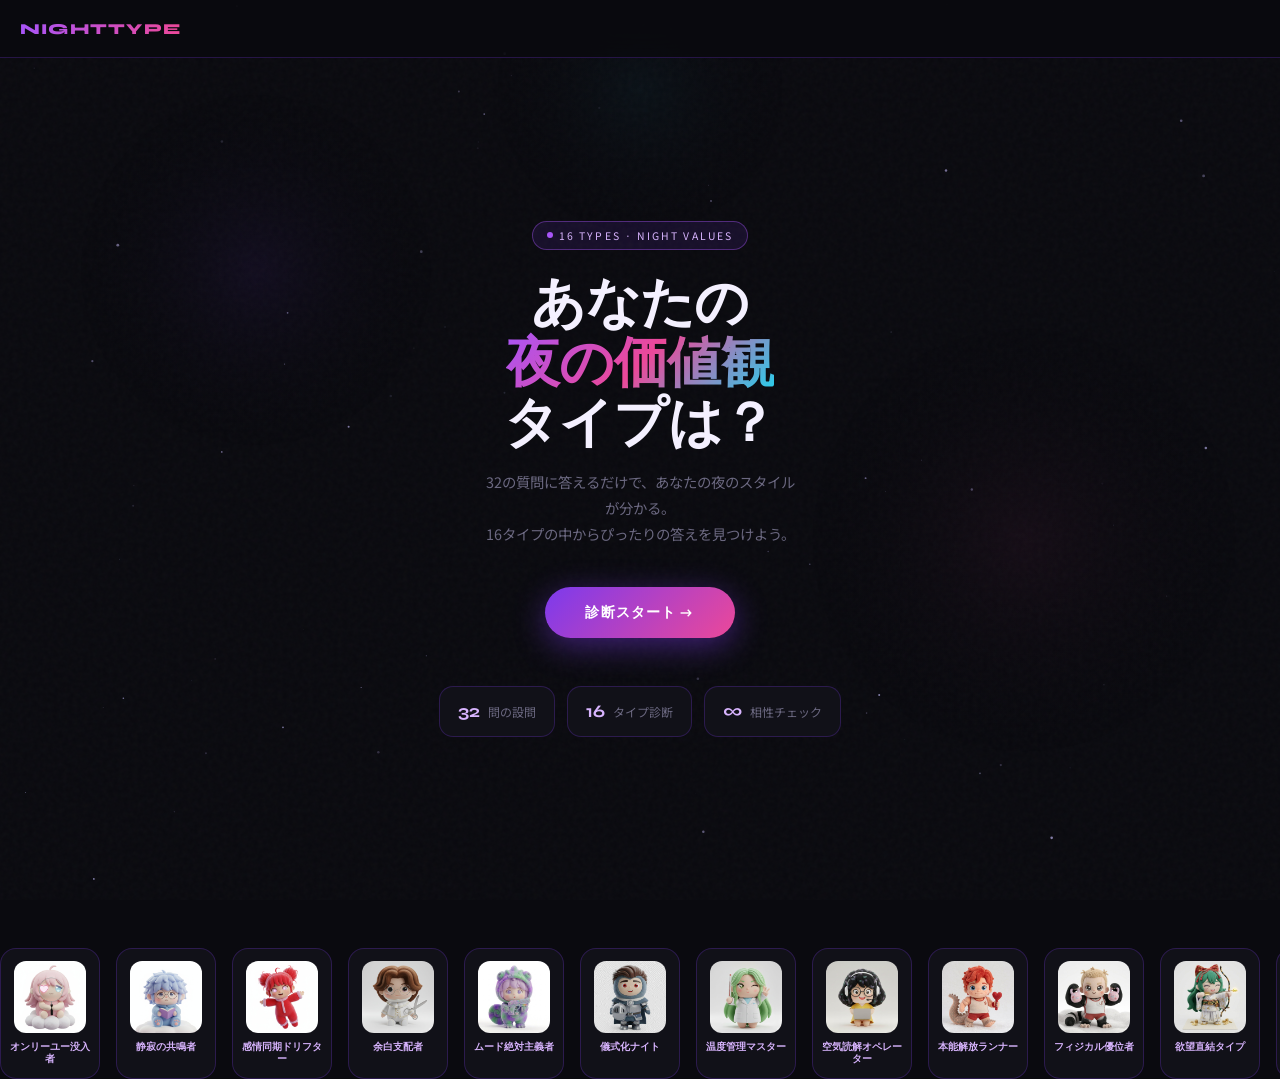
<file: index.html>
<!DOCTYPE html>
<html lang="ja">
<head>
  <meta charset="UTF-8"/>
  <meta name="viewport" content="width=device-width, initial-scale=1.0"/>
  <title>夜の価値観タイプ診断</title>
  <link rel="stylesheet" href="./style.css"/>
  <style>
    /* ── Marquee ── */
    .marquee-wrap { overflow:hidden; width:100%; margin-top:48px; }
    .marquee-track {
      display:flex; gap:16px;
      animation: marquee 28s linear infinite;
      width:max-content;
    }
    .marquee-wrap:hover .marquee-track { animation-play-state:paused; }
    @keyframes marquee { from{transform:translateX(0)} to{transform:translateX(-50%)} }
    .marquee-card {
      flex-shrink:0; width:100px; border-radius:16px;
      background:var(--surface); border:1px solid var(--border);
      padding:12px 8px; text-align:center;
      transition:transform 0.2s, box-shadow 0.2s;
      cursor:pointer; text-decoration:none; color:var(--white);
    }
    .marquee-card:hover {
      transform:translateY(-6px) scale(1.05);
      box-shadow:0 12px 32px rgba(124,58,237,0.4);
      border-color:var(--purple-l);
    }
    .marquee-card img {
      width:72px; height:72px; object-fit:cover; border-radius:12px;
      display:block; margin:0 auto 8px;
    }
    .marquee-card .mc-name { font-size:0.6rem; font-family:'Syne',sans-serif; font-weight:700; line-height:1.3; color:var(--purple-ll); }
  </style>
</head>
<body>
<canvas id="bg-canvas"></canvas>
<div class="noise"></div>

<nav class="navbar">
  <a href="index.html" class="nav-logo">NightType</a>
  <button class="hamburger" id="hamburger"><span></span><span></span><span></span></button>
</nav>
<div class="drawer" id="drawer">
  <a href="index.html" class="active"><span class="icon">🏠</span>ホーム</a>
  <a href="quiz.html"><span class="icon">🌙</span>診断する</a>
  <a href="characters.html"><span class="icon">🎴</span>キャラ一覧</a>
  <a href="compat.html"><span class="icon">💜</span>相性チェック</a>
</div>
<div class="drawer-overlay" id="drawer-overlay"></div>

<div class="page">
  <div class="home-hero">
    <div class="hero-badge"><div class="dot"></div>16 Types · Night Values</div>
    <h1 class="hero-title">あなたの<br><span class="grad">夜の価値観</span><br>タイプは？</h1>
    <p class="hero-sub">32の質問に答えるだけで、あなたの夜のスタイルが分かる。<br>16タイプの中からぴったりの答えを見つけよう。</p>
    <a href="quiz.html" class="hero-btn">診断スタート →</a>
    <div class="hero-cards">
      <div class="hero-card"><span class="num">32</span>問の設問</div>
      <div class="hero-card"><span class="num">16</span>タイプ診断</div>
      <div class="hero-card"><span class="num">∞</span>相性チェック</div>
    </div>
  </div>

  <!-- キャラ流れるマーキー -->
  <div class="marquee-wrap" id="marqueeWrap"></div>
</div>

<script src="./types.js"></script>
<script src="./common.js"></script>
<script>
// マーキーを2周分作る
const wrap = document.getElementById('marqueeWrap');
const track = document.createElement('div');
track.className = 'marquee-track';
const keys = Object.keys(types);
// 2周分
[...keys,...keys].forEach(k => {
  const d = types[k];
  const a = document.createElement('a');
  a.className = 'marquee-card';
  a.href = 'characters.html#'+k;
  if(d.image){
    a.innerHTML = `<img src="${d.image}" alt="${d.name}"/><div class="mc-name">${d.name}</div>`;
  } else {
    a.innerHTML = `<div style="font-size:2.8rem;margin-bottom:8px">${d.icon}</div><div class="mc-name">${d.name}</div>`;
  }
  track.appendChild(a);
});
wrap.appendChild(track);
</script>
</body>
</html>
</file>
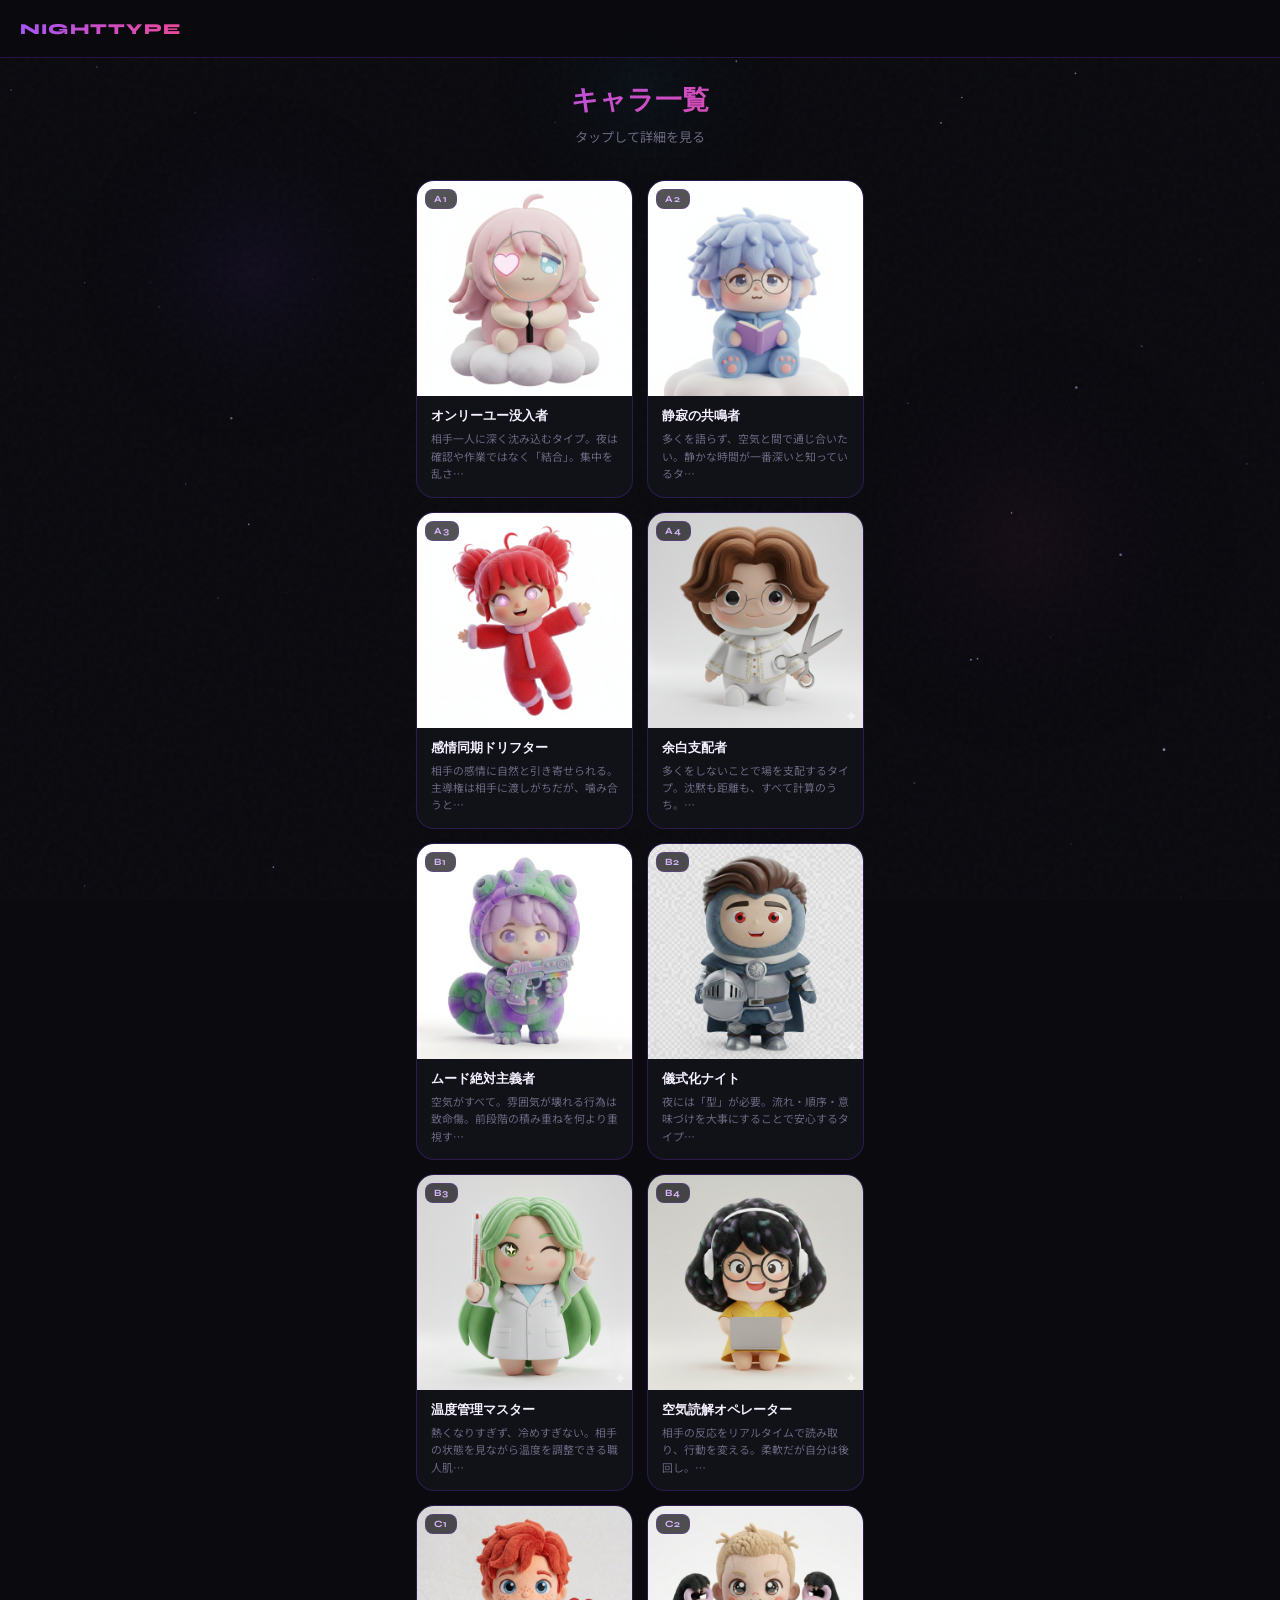
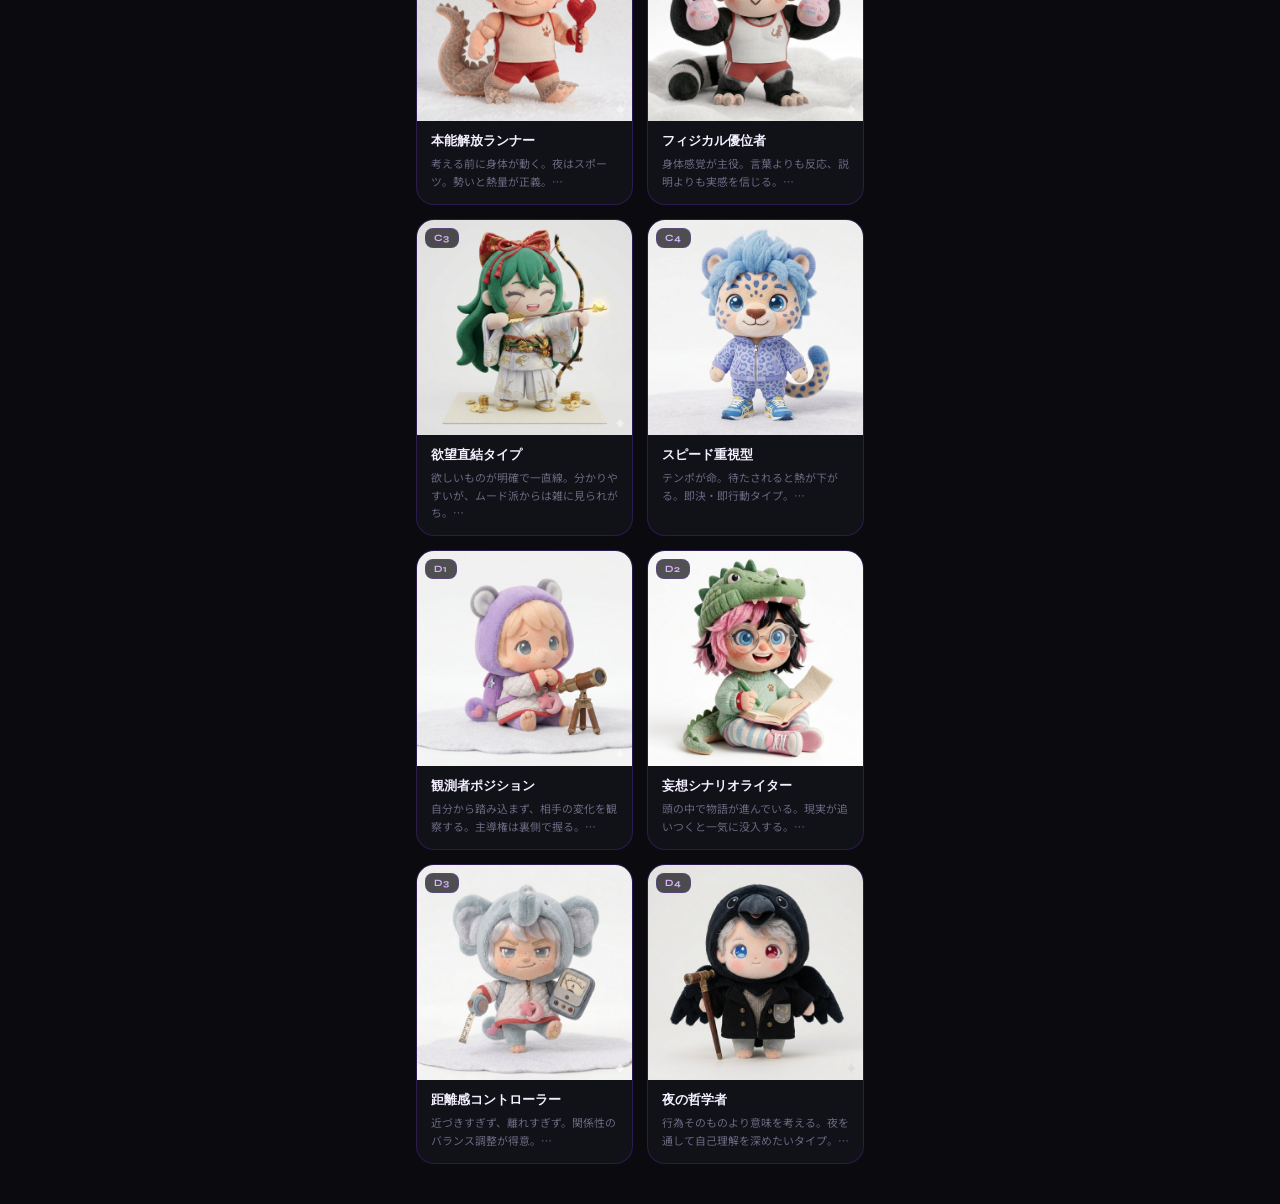
<file: characters.html>
<!DOCTYPE html>
<html lang="ja">
<head>
  <meta charset="UTF-8"/>
  <meta name="viewport" content="width=device-width, initial-scale=1.0"/>
  <title>キャラ一覧｜NightType</title>
  <link rel="stylesheet" href="./style.css"/>
  <style>
    .chars-grid {
      display:grid; grid-template-columns:repeat(2,1fr); gap:14px;
      padding:0 0 40px;
    }
    .char-card {
      border-radius:18px; background:var(--surface); border:1px solid var(--border);
      overflow:hidden; cursor:pointer; transition:all 0.25s;
      text-decoration:none; color:var(--white);
      display:block;
    }
    .char-card:hover {
      transform:translateY(-4px);
      box-shadow:0 12px 36px rgba(124,58,237,0.35);
      border-color:var(--purple-l);
    }
    .char-card.active-card { border-color:var(--pink); box-shadow:0 0 24px rgba(236,72,153,0.3); }
    .char-img-wrap {
      width:100%; aspect-ratio:1/1; overflow:hidden;
      background:radial-gradient(circle at 50% 60%, rgba(124,58,237,0.18), rgba(10,10,15,0.9));
      display:flex; align-items:center; justify-content:center;
      position:relative;
    }
    .char-img-wrap img { width:100%; height:100%; object-fit:cover; }
    .char-img-wrap .char-icon-fallback { font-size:4rem; }
    .char-type-code {
      position:absolute; top:8px; left:8px;
      background:rgba(10,10,15,0.7); backdrop-filter:blur(8px);
      border:1px solid var(--border); border-radius:8px;
      font-family:'Syne',sans-serif; font-size:0.6rem; font-weight:700;
      color:var(--purple-ll); padding:3px 8px; letter-spacing:0.1em;
    }
    .char-info { padding:12px 14px 14px; }
    .char-name { font-family:'Syne',sans-serif; font-weight:700; font-size:0.82rem; margin-bottom:5px; line-height:1.3; }
    .char-desc { font-size:0.68rem; color:var(--muted); line-height:1.6; }

    /* モーダル */
    .modal-overlay {
      position:fixed; inset:0; z-index:200;
      background:rgba(0,0,0,0.75); backdrop-filter:blur(8px);
      display:flex; align-items:flex-end; justify-content:center;
      opacity:0; pointer-events:none; transition:opacity 0.3s;
    }
    .modal-overlay.open { opacity:1; pointer-events:all; }
    .modal {
      width:100%; max-width:480px;
      background:var(--surface); border-radius:24px 24px 0 0;
      border:1px solid var(--border); border-bottom:none;
      padding:0 0 40px;
      transform:translateY(100%); transition:transform 0.35s cubic-bezier(0.4,0,0.2,1);
      max-height:90vh; overflow-y:auto;
    }
    .modal-overlay.open .modal { transform:translateY(0); }
    .modal-handle { width:40px; height:4px; border-radius:2px; background:rgba(255,255,255,0.15); margin:14px auto 0; }
    .modal-img { width:100%; max-height:280px; object-fit:contain; padding:20px 40px 0; }
    .modal-img-fallback { font-size:6rem; text-align:center; padding:28px 0 0; }
    .modal-body { padding:20px 22px 0; }
    .modal-code { font-size:0.58rem; letter-spacing:0.25em; text-transform:uppercase; color:var(--purple-ll); margin-bottom:6px; }
    .modal-name { font-family:'Syne',sans-serif; font-weight:800; font-size:1.5rem; margin-bottom:4px;
      background:linear-gradient(135deg,var(--purple-ll),var(--pink-l));
      -webkit-background-clip:text; -webkit-text-fill-color:transparent; }
    .modal-desc { font-size:0.85rem; line-height:1.85; color:#9d99b0; margin-top:12px; padding-top:12px; border-top:1px solid rgba(255,255,255,0.05); }
    .modal-compat { margin-top:18px; }
    .modal-compat-title { font-size:0.6rem; letter-spacing:0.2em; text-transform:uppercase; margin-bottom:10px; }
    .modal-compat-title.g { color:rgba(168,85,247,0.7); }
    .modal-compat-title.b { color:rgba(236,72,153,0.7); }
    .modal-compat-list { display:flex; flex-wrap:wrap; gap:8px; }
    .modal-compat-chip {
      display:flex; align-items:center; gap:6px;
      padding:6px 12px; border-radius:999px; font-size:0.72rem;
    }
    .modal-compat-chip.good { background:rgba(124,58,237,0.15); border:1px solid rgba(168,85,247,0.3); color:var(--purple-ll); }
    .modal-compat-chip.bad  { background:rgba(236,72,153,0.1);  border:1px solid rgba(236,72,153,0.3);  color:var(--pink-l); }
    .modal-compat-chip img  { width:22px; height:22px; border-radius:6px; object-fit:cover; }
    .modal-close { width:calc(100% - 44px); margin:22px 22px 0; padding:14px; border-radius:12px;
      background:transparent; border:1px solid var(--border); color:var(--muted);
      font-family:'Syne',sans-serif; font-size:0.75rem; letter-spacing:0.1em; cursor:pointer; transition:all 0.2s; }
    .modal-close:hover { border-color:var(--purple-l); color:var(--white); }
  </style>
</head>
<body>
<canvas id="bg-canvas"></canvas>
<div class="noise"></div>
<nav class="navbar">
  <a href="index.html" class="nav-logo">NightType</a>
  <button class="hamburger" id="hamburger"><span></span><span></span><span></span></button>
</nav>
<div class="drawer" id="drawer">
  <a href="index.html"><span class="icon">🏠</span>ホーム</a>
  <a href="quiz.html"><span class="icon">🌙</span>診断する</a>
  <a href="characters.html" class="active"><span class="icon">🎴</span>キャラ一覧</a>
  <a href="compat.html"><span class="icon">💜</span>相性チェック</a>
</div>
<div class="drawer-overlay" id="drawer-overlay"></div>

<div class="page">
  <div style="max-width:480px;margin:0 auto;padding:24px 16px 0;">
    <div class="page-header">
      <h1>キャラ一覧</h1>
      <p>タップして詳細を見る</p>
    </div>
    <div class="chars-grid" id="charsGrid"></div>
  </div>
</div>

<!-- モーダル -->
<div class="modal-overlay" id="modalOverlay">
  <div class="modal" id="modal">
    <div class="modal-handle"></div>
    <div id="modalContent"></div>
    <button class="modal-close" id="modalClose">閉じる</button>
  </div>
</div>

<script src="./types.js"></script>
<script src="./common.js"></script>
<script>
const grid = document.getElementById('charsGrid');
const overlay = document.getElementById('modalOverlay');
const modalContent = document.getElementById('modalContent');

Object.entries(types).forEach(([code, d], i) => {
  const card = document.createElement('a');
  card.id = code;
  card.className = 'char-card';
  card.href = '#'+code;
  card.style.cssText = `opacity:0;animation:popIn 0.5s ease ${0.05*i}s forwards`;
  card.innerHTML = `
    <div class="char-img-wrap">
      ${d.image ? `<img src="${d.image}" alt="${d.name}" loading="lazy"/>` : `<div class="char-icon-fallback">${d.icon}</div>`}
      <div class="char-type-code">${code}</div>
    </div>
    <div class="char-info">
      <div class="char-name">${d.name}</div>
      <div class="char-desc">${d.description.slice(0,36)}…</div>
    </div>`;
  card.addEventListener('click', e => { e.preventDefault(); openModal(code); });
  grid.appendChild(card);
});

// ハッシュで自動オープン
if(location.hash){
  const code = location.hash.slice(1);
  if(types[code]) setTimeout(()=>openModal(code), 400);
}

function openModal(code){
  const d = types[code];
  const goodChips = d.good.map(c=>`
    <div class="modal-compat-chip good">
      ${types[c].image ? `<img src="${types[c].image}" alt="">` : types[c].icon}
      ${types[c].name}
    </div>`).join('');
  const badChips = d.bad.map(c=>`
    <div class="modal-compat-chip bad">
      ${types[c].image ? `<img src="${types[c].image}" alt="">` : types[c].icon}
      ${types[c].name}
    </div>`).join('');
  modalContent.innerHTML = `
    ${d.image ? `<img class="modal-img" src="${d.image}" alt="${d.name}"/>` : `<div class="modal-img-fallback">${d.icon}</div>`}
    <div class="modal-body">
      <div class="modal-code">${code}</div>
      <div class="modal-name">${d.name}</div>
      <p class="modal-desc">${d.description}</p>
      <div class="modal-compat">
        <div class="modal-compat-title g">◇ 相性がいいタイプ</div>
        <div class="modal-compat-list">${goodChips}</div>
      </div>
      <div class="modal-compat" style="margin-top:14px">
        <div class="modal-compat-title b">◇ 刺激が強すぎるタイプ</div>
        <div class="modal-compat-list">${badChips}</div>
      </div>
    </div>`;
  overlay.classList.add('open');
  document.body.style.overflow='hidden';
}

document.getElementById('modalClose').addEventListener('click', closeModal);
overlay.addEventListener('click', e => { if(e.target===overlay) closeModal(); });
function closeModal(){
  overlay.classList.remove('open');
  document.body.style.overflow='';
}
</script>
</body>
</html>
</file>
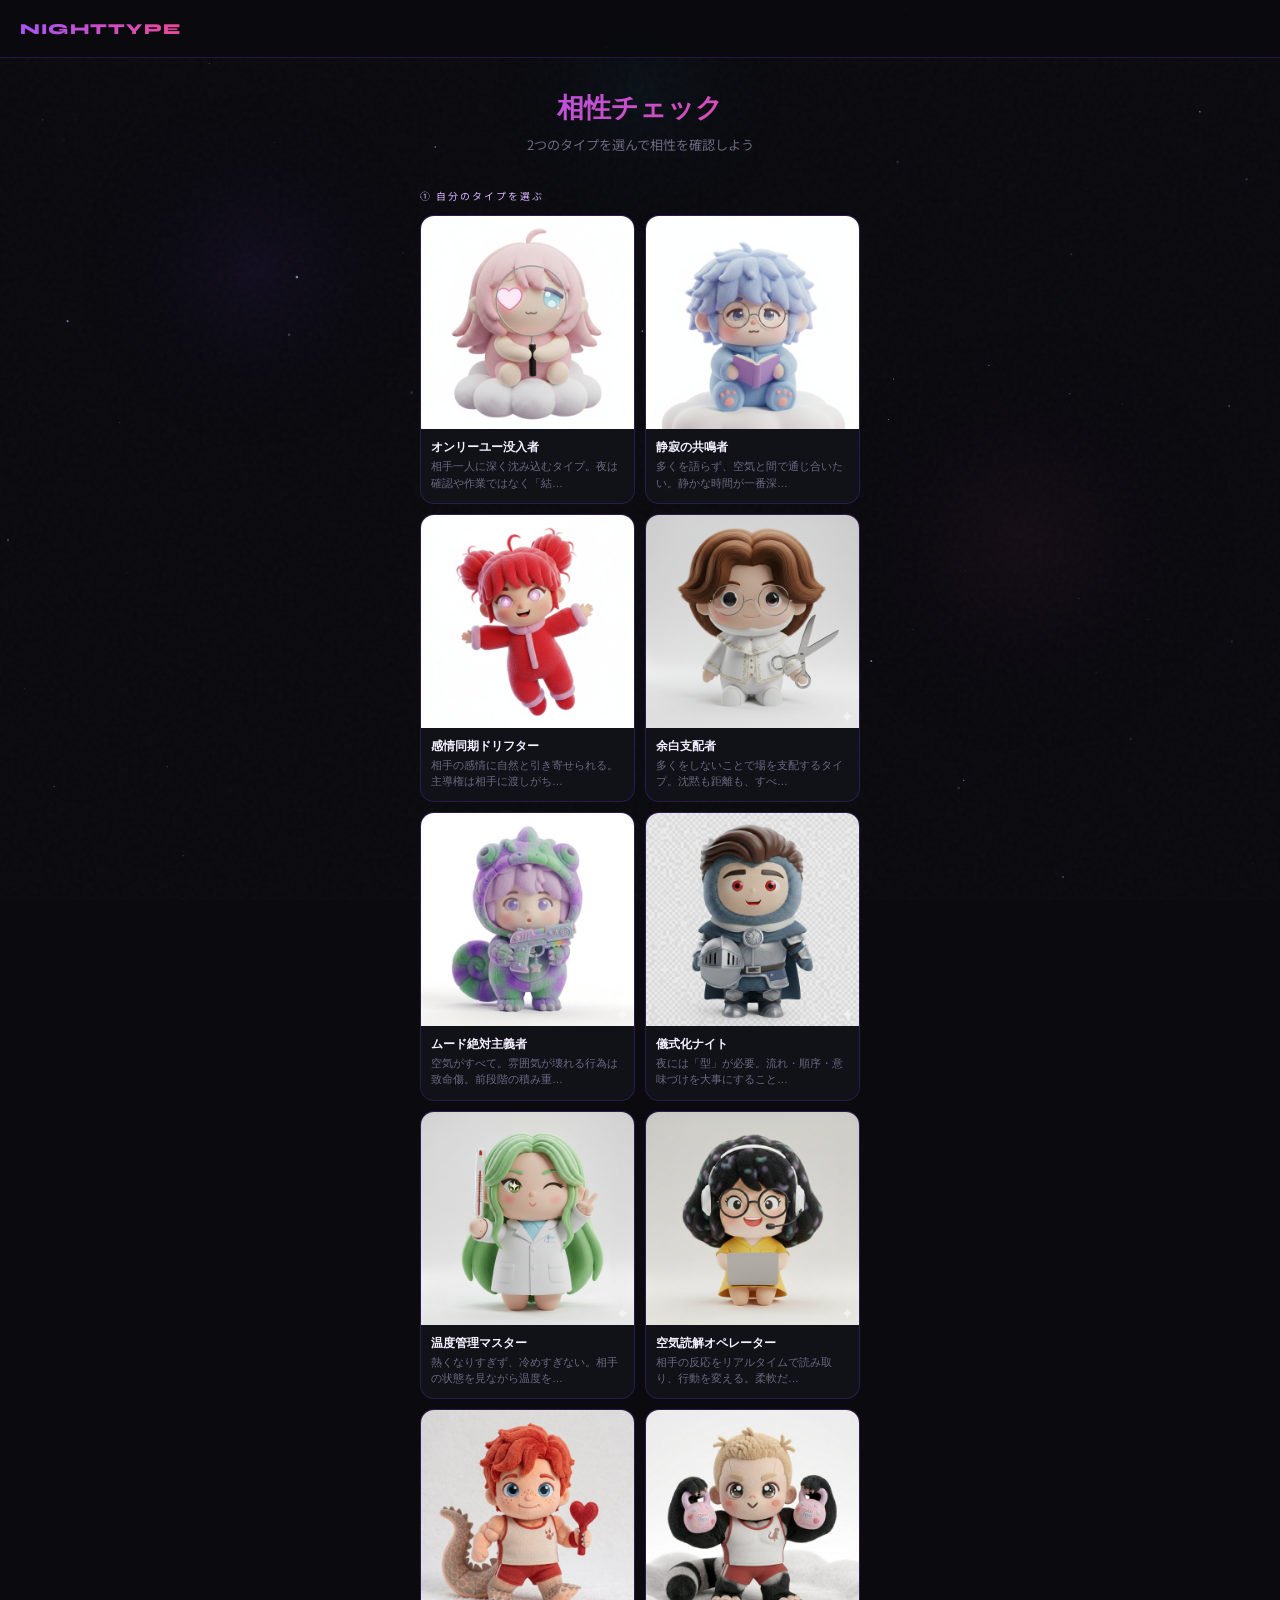
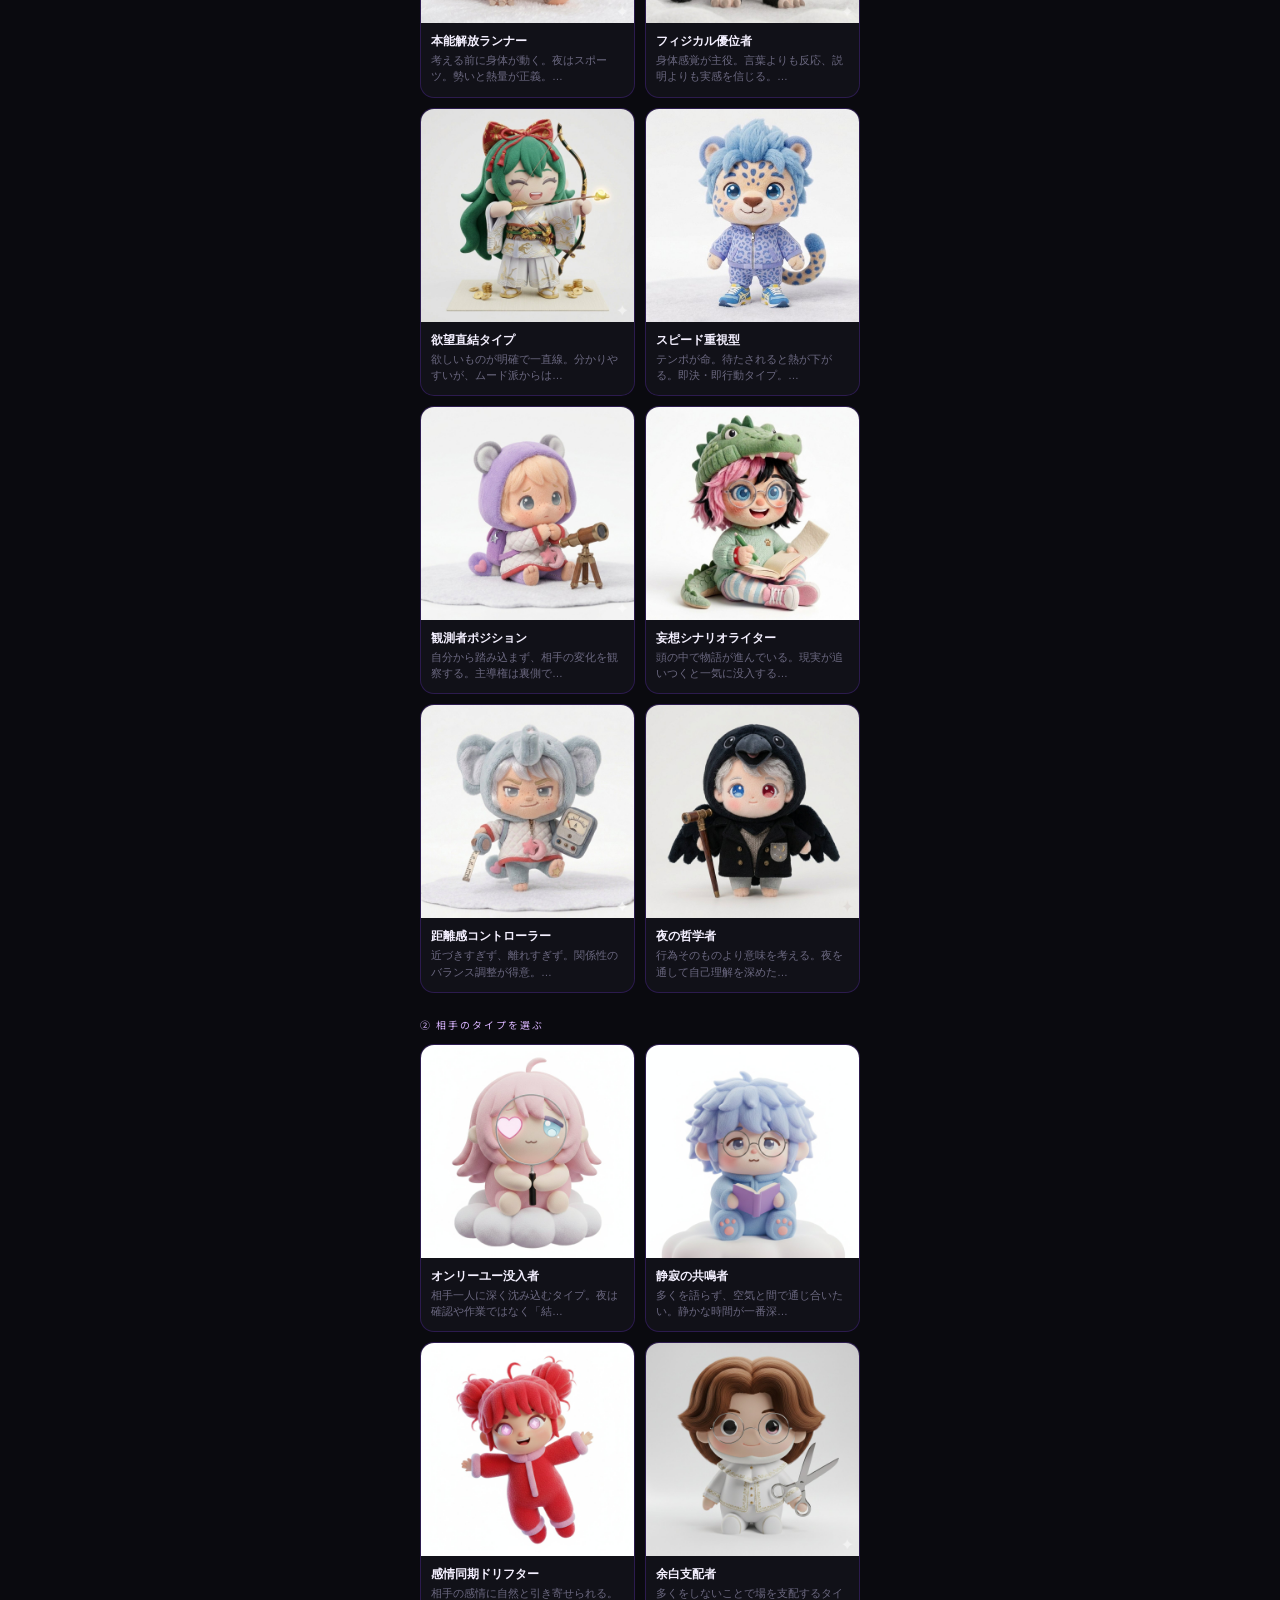
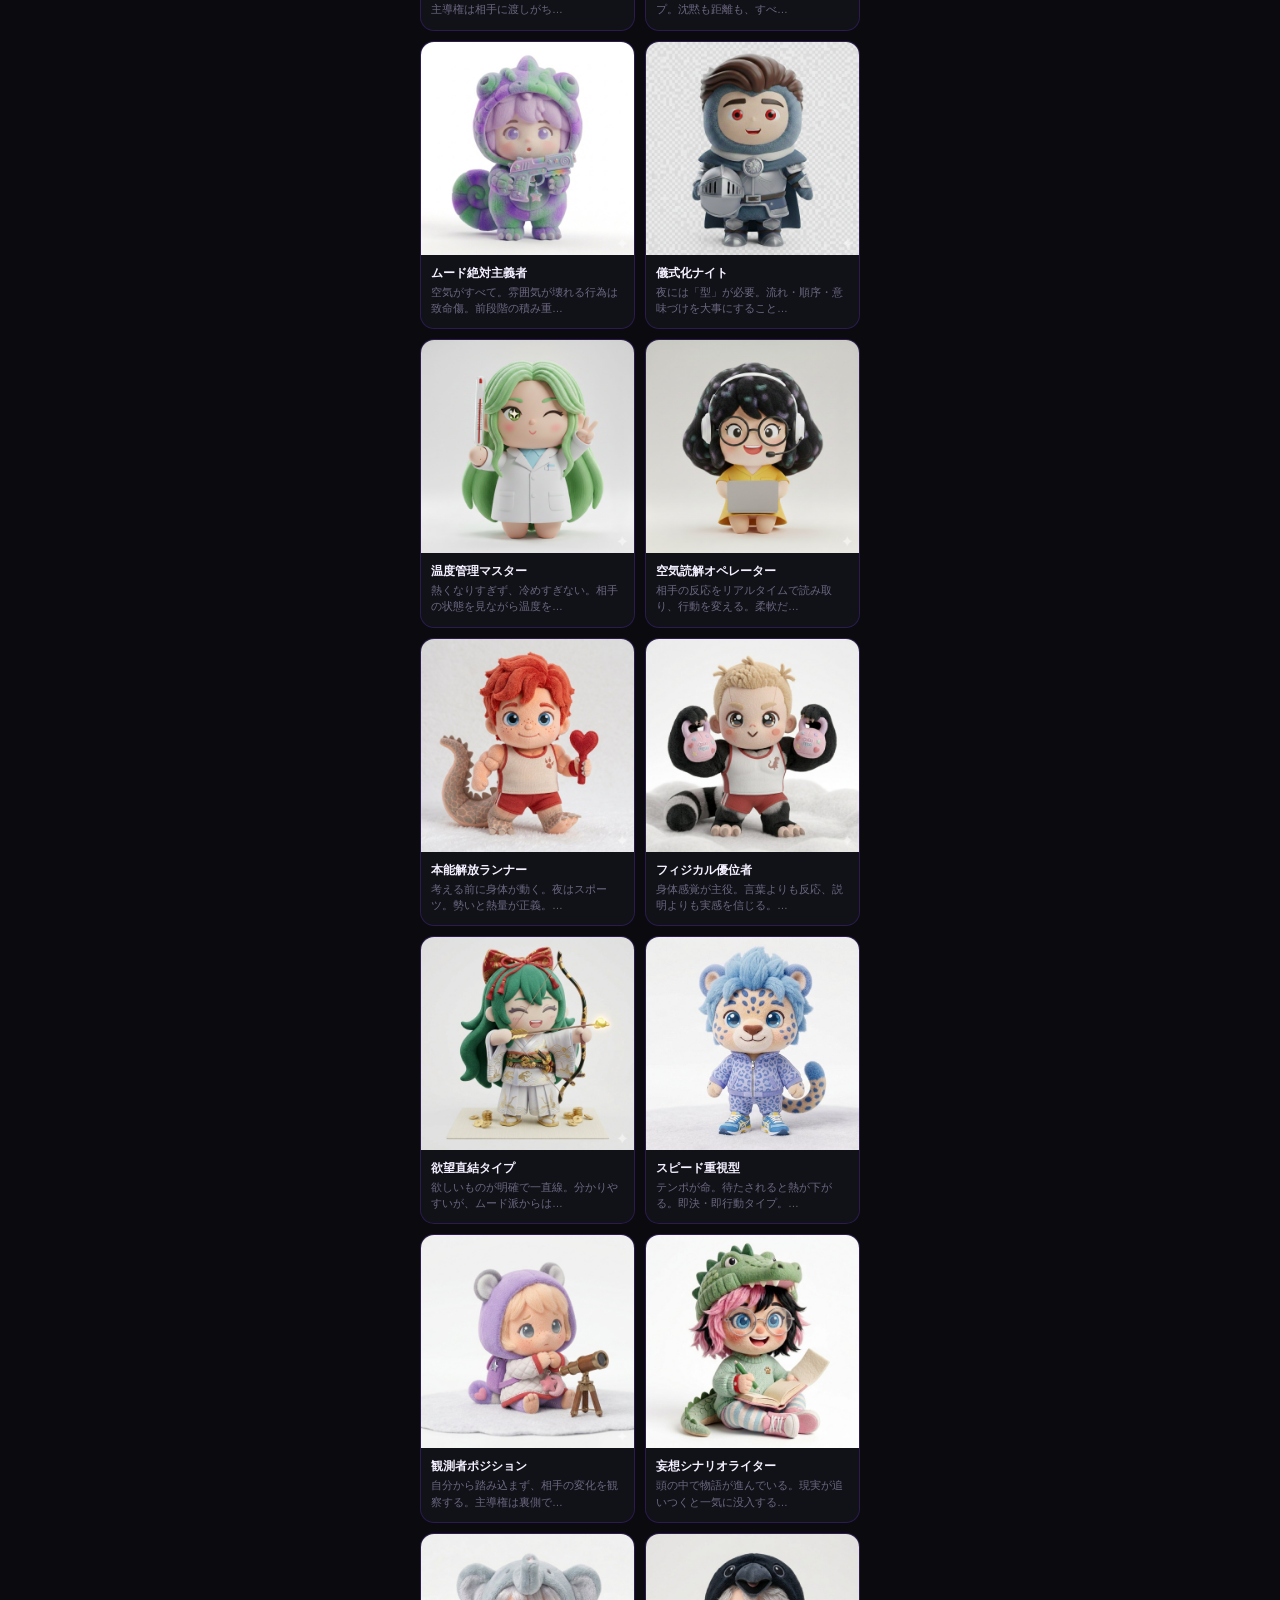
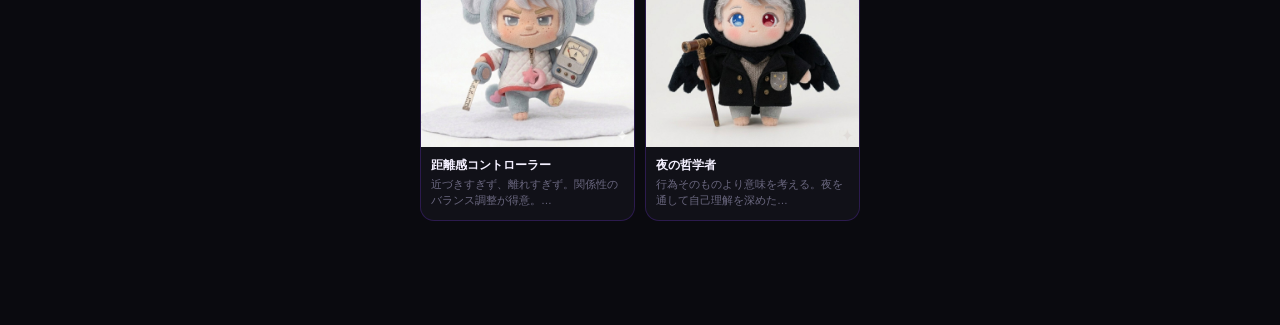
<file: compat.html>
<!DOCTYPE html>
<html lang="ja">
<head>
  <meta charset="UTF-8"/>
  <meta name="viewport" content="width=device-width, initial-scale=1.0"/>
  <title>相性チェック｜NightType</title>
  <link rel="stylesheet" href="./style.css"/>
  <style>
    .type-grid { display:grid; grid-template-columns:repeat(2,1fr); gap:10px; margin-bottom:24px; opacity:0; animation:popIn 0.6s ease 0.35s forwards; }
    .type-btn {
      padding:0; border-radius:14px; border:1px solid var(--border);
      background:var(--surface); cursor:pointer; transition:all 0.2s;
      overflow:hidden; text-align:left; color:var(--white);
      display:flex; flex-direction:column;
    }
    .type-btn:hover { border-color:var(--purple-l); background:rgba(124,58,237,0.1); }
    .type-btn.selected { border-color:var(--purple-l); background:rgba(124,58,237,0.2); box-shadow:0 0 16px rgba(124,58,237,0.3); }
    .tb-img { width:100%; aspect-ratio:1/1; object-fit:cover; display:block; }
    .tb-img-icon { width:100%; aspect-ratio:1/1; display:flex; align-items:center; justify-content:center; font-size:2.8rem; background:var(--surface2); }
    .tb-body { padding:10px 10px 12px; }
    .tb-name { font-family:'Syne',sans-serif; font-weight:700; font-size:0.75rem; display:block; margin-bottom:3px; }
    .tb-desc { font-size:0.65rem; color:var(--muted); line-height:1.4; }

    .compat-result { border-radius:20px; background:var(--surface); border:1px solid var(--border); padding:24px 20px; display:none; }
    .compat-result.show { display:block; animation:popIn 0.5s ease forwards; }
    .compat-result::before { content:''; display:block; height:2px; margin:-24px -20px 20px; background:linear-gradient(90deg,var(--purple),var(--pink),var(--cyan)); }
    .cr-pair { display:flex; align-items:center; justify-content:center; gap:16px; margin-bottom:20px; }
    .cr-type { display:flex; flex-direction:column; align-items:center; gap:6px; }
    .cr-type img { width:72px; height:72px; border-radius:50%; object-fit:cover; border:2px solid var(--border); }
    .cr-type .icon-fb { width:72px; height:72px; border-radius:50%; display:flex; align-items:center; justify-content:center; font-size:2.2rem; background:var(--surface2); border:2px solid var(--border); }
    .cr-type .name { font-family:'Syne',sans-serif; font-size:0.68rem; font-weight:700; color:var(--purple-ll); text-align:center; max-width:80px; line-height:1.3; }
    .cr-arrow { font-size:1.4rem; color:var(--pink); }
    .cr-score { text-align:center; margin-bottom:20px; }
    .cr-score .hearts { font-size:1.5rem; letter-spacing:4px; margin-bottom:6px; }
    .cr-score .label { font-family:'Syne',sans-serif; font-size:0.68rem; letter-spacing:0.15em; text-transform:uppercase; color:var(--muted); }
    .cr-comment { font-size:0.85rem; line-height:1.8; color:#9d99b0; padding:16px; border-radius:12px; background:var(--surface2); border-left:3px solid var(--purple); }
  </style>
</head>
<body>
<canvas id="bg-canvas"></canvas>
<div class="noise"></div>
<nav class="navbar">
  <a href="index.html" class="nav-logo">NightType</a>
  <button class="hamburger" id="hamburger"><span></span><span></span><span></span></button>
</nav>
<div class="drawer" id="drawer">
  <a href="index.html"><span class="icon">🏠</span>ホーム</a>
  <a href="quiz.html"><span class="icon">🌙</span>診断する</a>
  <a href="characters.html"><span class="icon">🎴</span>キャラ一覧</a>
  <a href="compat.html" class="active"><span class="icon">💜</span>相性チェック</a>
</div>
<div class="drawer-overlay" id="drawer-overlay"></div>

<div class="page">
  <div class="compat-page">
    <div class="page-header">
      <h1>相性チェック</h1>
      <p>2つのタイプを選んで相性を確認しよう</p>
    </div>
    <p class="selector-label">① 自分のタイプを選ぶ</p>
    <div class="type-grid" id="grid1"></div>
    <p class="selector-label" style="animation-delay:0.4s">② 相手のタイプを選ぶ</p>
    <div class="type-grid" id="grid2"></div>
    <div class="compat-result" id="compatResult">
      <div class="cr-pair">
        <div class="cr-type"><div id="crVis1"></div><span class="name" id="crName1">—</span></div>
        <div class="cr-arrow">⟷</div>
        <div class="cr-type"><div id="crVis2"></div><span class="name" id="crName2">—</span></div>
      </div>
      <div class="cr-score">
        <div class="hearts" id="crHearts">💜💜💜</div>
        <div class="label" id="crLabel">相性スコア</div>
      </div>
      <p class="cr-comment" id="crComment">—</p>
    </div>
  </div>
</div>

<script src="./types.js"></script>
<script>
const typeKeys=Object.keys(types);
let sel1=null, sel2=null;
const heartMap={
  5:{hearts:'💜💜💜💜💜',label:'最高の相性 ★★★★★'},
  4:{hearts:'💜💜💜💜🤍',label:'とても良い相性 ★★★★☆'},
  3:{hearts:'💜💜💜🤍🤍',label:'普通の相性 ★★★☆☆'},
  2:{hearts:'💜💜🤍🤍🤍',label:'少し難しい ★★☆☆☆'},
  1:{hearts:'💜🤍🤍🤍🤍',label:'刺激が強い ★☆☆☆☆'}
};

function buildGrid(gridId, which){
  const grid=document.getElementById(gridId);
  typeKeys.forEach(key=>{
    const d=types[key];
    const btn=document.createElement('button');
    btn.className='type-btn'; btn.dataset.key=key;
    btn.innerHTML=`
      ${d.image?`<img class="tb-img" src="${d.image}" alt="${d.name}" loading="lazy"/>`:
                `<div class="tb-img-icon">${d.icon}</div>`}
      <div class="tb-body">
        <span class="tb-name">${d.name}</span>
        <span class="tb-desc">${d.description.slice(0,28)}…</span>
      </div>`;
    btn.addEventListener('click',()=>{
      grid.querySelectorAll('.type-btn').forEach(b=>b.classList.remove('selected'));
      btn.classList.add('selected');
      if(which===1) sel1=key; else sel2=key;
      if(sel1&&sel2) showResult();
    });
    grid.appendChild(btn);
  });
}

function visHtml(code){
  const d=types[code];
  return d.image ? `<img src="${d.image}" style="width:72px;height:72px;border-radius:50%;object-fit:cover;border:2px solid rgba(124,58,237,0.4);">`
                 : `<div class="icon-fb">${d.icon}</div>`;
}

function showResult(){
  const score=getCompat(sel1,sel2);
  const d1=types[sel1], d2=types[sel2];
  const hm=heartMap[score];
  document.getElementById('crVis1').innerHTML=visHtml(sel1);
  document.getElementById('crName1').textContent=d1.name;
  document.getElementById('crVis2').innerHTML=visHtml(sel2);
  document.getElementById('crName2').textContent=d2.name;
  document.getElementById('crHearts').textContent=hm.hearts;
  document.getElementById('crLabel').textContent=hm.label;
  document.getElementById('crComment').textContent=getCompatComment(score);
  const res=document.getElementById('compatResult');
  res.classList.remove('show'); void res.offsetWidth;
  res.classList.add('show');
  res.scrollIntoView({behavior:'smooth',block:'nearest'});
}

buildGrid('grid1',1);
buildGrid('grid2',2);

// 診断結果から自動選択
const saved=JSON.parse(localStorage.getItem('nightTypeScores'));
if(saved){
  const myType=Object.keys(saved).reduce((a,b)=>saved[a]>saved[b]?a:b);
  const btn=document.querySelector(`#grid1 [data-key="${myType}"]`);
  if(btn) btn.click();
}
</script>
<script src="./common.js"></script>
</body>
</html>
</file>
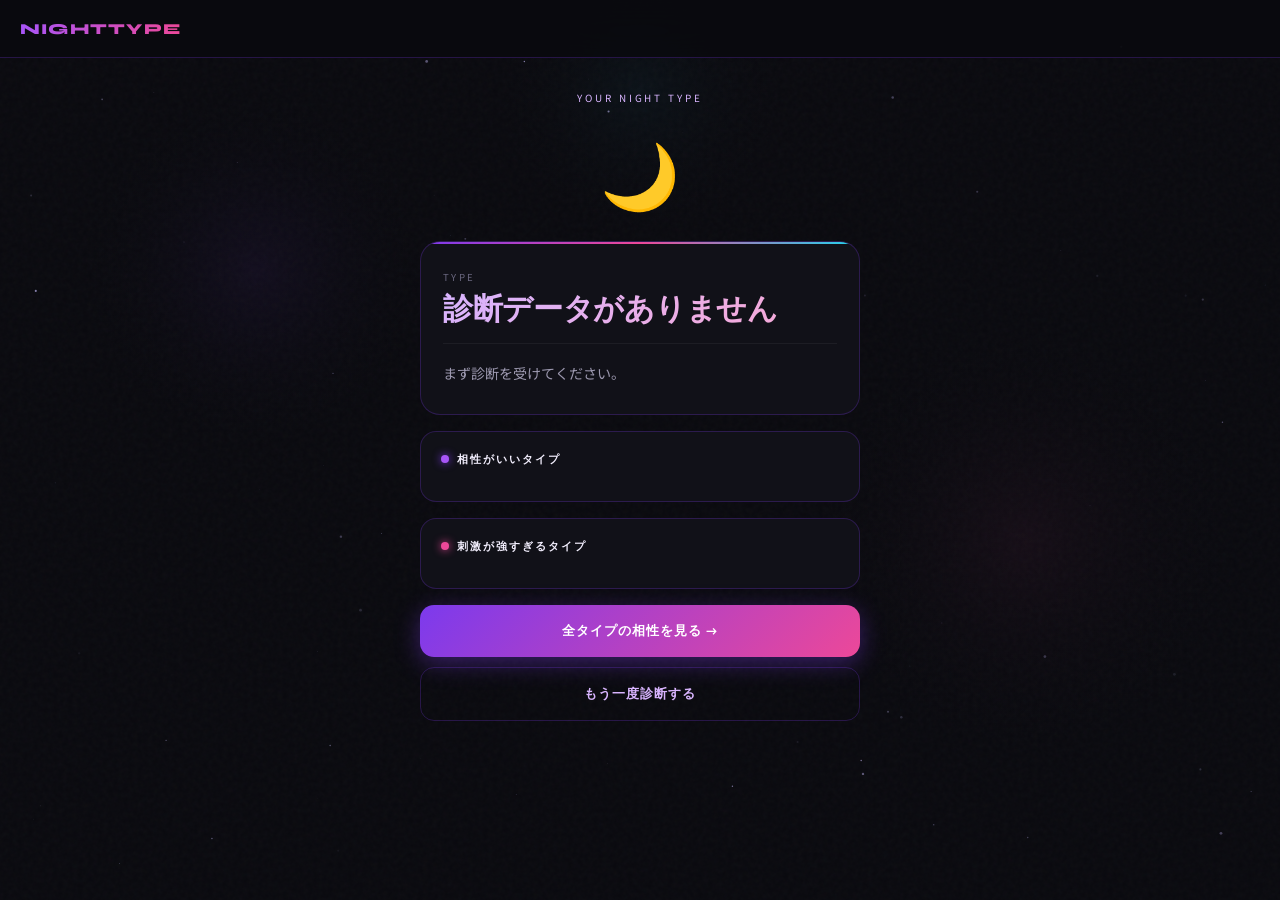
<file: result.html>
<!DOCTYPE html>
<html lang="ja">
<head>
  <meta charset="UTF-8"/>
  <meta name="viewport" content="width=device-width, initial-scale=1.0"/>
  <title>診断結果｜NightType</title>
  <link rel="stylesheet" href="./style.css"/>
  <style>
    .result-char-img {
      width:180px; height:180px; border-radius:50%; object-fit:cover;
      border:2px solid var(--border);
      box-shadow:0 0 48px rgba(124,58,237,0.4), 0 0 80px rgba(236,72,153,0.2);
      opacity:0; animation:popIn 0.7s cubic-bezier(0.34,1.56,0.64,1) 0.3s forwards;
    }
    .result-char-fallback {
      width:180px; height:180px; border-radius:50%; font-size:5rem;
      display:flex; align-items:center; justify-content:center;
      border:2px solid var(--border);
      background:radial-gradient(circle at 30% 30%, rgba(124,58,237,0.3), rgba(10,10,15,0.8));
      box-shadow:0 0 48px rgba(124,58,237,0.4);
      opacity:0; animation:popIn 0.7s cubic-bezier(0.34,1.56,0.64,1) 0.3s forwards;
    }
  </style>
</head>
<body>
<canvas id="bg-canvas"></canvas>
<div class="noise"></div>
<nav class="navbar">
  <a href="index.html" class="nav-logo">NightType</a>
  <button class="hamburger" id="hamburger"><span></span><span></span><span></span></button>
</nav>
<div class="drawer" id="drawer">
  <a href="index.html"><span class="icon">🏠</span>ホーム</a>
  <a href="quiz.html"><span class="icon">🌙</span>診断する</a>
  <a href="characters.html"><span class="icon">🎴</span>キャラ一覧</a>
  <a href="compat.html"><span class="icon">💜</span>相性チェック</a>
</div>
<div class="drawer-overlay" id="drawer-overlay"></div>

<div class="page">
  <div class="result-wrap">
    <p class="result-eyebrow">Your Night Type</p>
    <div id="charVisual"></div>

    <div class="result-card">
      <div class="result-type-label">TYPE</div>
      <div class="result-type-name" id="typeName">—</div>
      <p class="result-desc" id="typeDesc">—</p>
    </div>

    <div class="compat-block">
      <div class="compat-title"><div class="dot-good"></div>相性がいいタイプ</div>
      <ul class="compat-list good" id="goodList"></ul>
    </div>
    <div class="compat-block" style="animation-delay:0.8s">
      <div class="compat-title"><div class="dot-bad"></div>刺激が強すぎるタイプ</div>
      <ul class="compat-list bad" id="badList"></ul>
    </div>

    <div class="result-actions">
      <a href="compat.html" class="btn-compat">全タイプの相性を見る →</a>
      <button class="btn-retry" onclick="location.href='quiz.html'">もう一度診断する</button>
    </div>
  </div>
</div>

<script src="./types.js"></script>
<script>
const scores = JSON.parse(localStorage.getItem('nightTypeScores'));
if(!scores){
  document.getElementById('typeName').textContent='診断データがありません';
  document.getElementById('typeDesc').textContent='まず診断を受けてください。';
  document.getElementById('charVisual').innerHTML='<div style="font-size:4rem;margin-bottom:24px">🌙</div>';
} else {
  const resultType = Object.keys(scores).reduce((a,b)=>scores[a]>scores[b]?a:b);
  const data = types[resultType];

  // キャラ画像
  if(data.image){
    document.getElementById('charVisual').innerHTML=`<img src="${data.image}" alt="${data.name}" class="result-char-img"/>`;
  } else {
    document.getElementById('charVisual').innerHTML=`<div class="result-char-fallback">${data.icon}</div>`;
  }

  document.getElementById('typeName').textContent=data.name;
  document.getElementById('typeDesc').textContent=data.description;

  data.good.forEach(code=>{
    const li=document.createElement('li');
    const t=types[code];
    li.innerHTML=`<span class="ci">${t.image?`<img src="${t.image}" style="width:28px;height:28px;border-radius:8px;object-fit:cover;vertical-align:middle;margin-right:4px">`:t.icon}</span>${t.name}`;
    document.getElementById('goodList').appendChild(li);
  });
  data.bad.forEach(code=>{
    const li=document.createElement('li');
    const t=types[code];
    li.innerHTML=`<span class="ci">${t.image?`<img src="${t.image}" style="width:28px;height:28px;border-radius:8px;object-fit:cover;vertical-align:middle;margin-right:4px">`:t.icon}</span>${t.name}`;
    document.getElementById('badList').appendChild(li);
  });
}
</script>
<script src="./common.js"></script>
</body>
</html>
</file>
<file: style.css>
@import url('https://fonts.googleapis.com/css2?family=Syne:wght@400;600;700;800&family=Noto+Sans+JP:wght@300;400;500&display=swap');

*, *::before, *::after { box-sizing: border-box; margin: 0; padding: 0; }

:root {
  --bg:       #0a0a0f;
  --surface:  #111118;
  --surface2: #18181f;
  --purple:   #7c3aed;
  --purple-l: #a855f7;
  --purple-ll:#d8b4fe;
  --pink:     #ec4899;
  --pink-l:   #f9a8d4;
  --cyan:     #22d3ee;
  --white:    #f4f0ff;
  --muted:    #6b6880;
  --border:   rgba(124,58,237,0.25);
  --glow:     rgba(124,58,237,0.35);
}

html, body { height: 100%; scroll-behavior: smooth; }

body {
  font-family: 'Noto Sans JP', sans-serif;
  background: var(--bg);
  color: var(--white);
  min-height: 100vh;
  overflow-x: hidden;
}

/* ── Scrollbar ── */
::-webkit-scrollbar { width: 4px; }
::-webkit-scrollbar-track { background: var(--bg); }
::-webkit-scrollbar-thumb { background: var(--purple); border-radius: 2px; }

/* ── Canvas BG ── */
#bg-canvas {
  position: fixed; inset: 0; z-index: 0; pointer-events: none;
}

/* ── Noise overlay ── */
.noise {
  position: fixed; inset: 0; z-index: 1; pointer-events: none; opacity: 0.03;
  background-image: url("data:image/svg+xml,%3Csvg viewBox='0 0 200 200' xmlns='http://www.w3.org/2000/svg'%3E%3Cfilter id='n'%3E%3CfeTurbulence type='fractalNoise' baseFrequency='0.9' numOctaves='4' stitchTiles='stitch'/%3E%3C/filter%3E%3Crect width='100%25' height='100%25' filter='url(%23n)'/%3E%3C/svg%3E");
}

/* ════════════════════════════
   NAVBAR
════════════════════════════ */
.navbar {
  position: fixed; top: 0; left: 0; right: 0; z-index: 100;
  display: flex; align-items: center; justify-content: space-between;
  padding: 0 20px; height: 58px;
  background: rgba(10,10,15,0.85);
  backdrop-filter: blur(16px);
  border-bottom: 1px solid var(--border);
}

.nav-logo {
  font-family: 'Syne', sans-serif; font-weight: 800; font-size: 0.95rem;
  letter-spacing: 0.08em; text-transform: uppercase;
  background: linear-gradient(90deg, var(--purple-l), var(--pink));
  -webkit-background-clip: text; -webkit-text-fill-color: transparent;
  text-decoration: none;
}

.hamburger {
  display: flex; flex-direction: column; justify-content: center; gap: 5px;
  width: 36px; height: 36px; cursor: pointer; padding: 4px;
  background: none; border: none;
}
.hamburger span {
  display: block; height: 2px; border-radius: 2px;
  background: var(--purple-ll);
  transition: all 0.3s ease;
  transform-origin: center;
}
.hamburger.open span:nth-child(1) { transform: translateY(7px) rotate(45deg); }
.hamburger.open span:nth-child(2) { opacity: 0; transform: scaleX(0); }
.hamburger.open span:nth-child(3) { transform: translateY(-7px) rotate(-45deg); }

/* Drawer */
.drawer {
  position: fixed; top: 58px; right: 0; bottom: 0;
  width: min(280px, 80vw); z-index: 99;
  background: rgba(17,17,24,0.97);
  backdrop-filter: blur(20px);
  border-left: 1px solid var(--border);
  transform: translateX(100%);
  transition: transform 0.35s cubic-bezier(0.4,0,0.2,1);
  padding: 32px 24px;
  display: flex; flex-direction: column; gap: 8px;
}
.drawer.open { transform: translateX(0); }
.drawer-overlay {
  position: fixed; inset: 0; z-index: 98; background: rgba(0,0,0,0.5);
  opacity: 0; pointer-events: none; transition: opacity 0.3s;
}
.drawer-overlay.open { opacity: 1; pointer-events: all; }

.drawer a {
  display: flex; align-items: center; gap: 12px;
  padding: 14px 16px; border-radius: 10px;
  font-family: 'Syne', sans-serif; font-weight: 600; font-size: 0.9rem;
  letter-spacing: 0.05em; color: var(--white); text-decoration: none;
  transition: all 0.2s;
}
.drawer a:hover, .drawer a.active {
  background: rgba(124,58,237,0.2); color: var(--purple-ll);
}
.drawer a .icon { font-size: 1.1rem; width: 24px; text-align: center; }

/* ════════════════════════════
   PAGE WRAPPER
════════════════════════════ */
.page {
  position: relative; z-index: 2;
  padding-top: 58px; min-height: 100vh;
}

/* ════════════════════════════
   HOME PAGE
════════════════════════════ */
.home-hero {
  display: flex; flex-direction: column; align-items: center; justify-content: center;
  min-height: calc(100vh - 58px);
  padding: 40px 24px; text-align: center;
}

.hero-badge {
  display: inline-flex; align-items: center; gap: 6px;
  padding: 6px 14px; border-radius: 999px;
  border: 1px solid rgba(168,85,247,0.4);
  background: rgba(124,58,237,0.12);
  font-size: 0.65rem; letter-spacing: 0.2em; text-transform: uppercase;
  color: var(--purple-ll); margin-bottom: 24px;
  opacity: 0; animation: popIn 0.6s ease 0.2s forwards;
}
.hero-badge .dot {
  width: 6px; height: 6px; border-radius: 50%; background: var(--purple-l);
  animation: pulse 2s infinite;
}

.hero-title {
  font-family: 'Syne', sans-serif; font-weight: 800;
  font-size: clamp(2.2rem, 8vw, 3.4rem); line-height: 1.1;
  letter-spacing: -0.01em; margin-bottom: 16px;
  opacity: 0; animation: popIn 0.6s ease 0.35s forwards;
}
.hero-title .grad {
  background: linear-gradient(135deg, var(--purple-l) 0%, var(--pink) 50%, var(--cyan) 100%);
  -webkit-background-clip: text; -webkit-text-fill-color: transparent;
}

.hero-sub {
  font-size: 0.9rem; line-height: 1.8; color: var(--muted);
  max-width: 320px; margin-bottom: 40px;
  opacity: 0; animation: popIn 0.6s ease 0.5s forwards;
}

.hero-btn {
  display: inline-block; padding: 16px 40px; border-radius: 999px;
  background: linear-gradient(135deg, var(--purple), var(--pink));
  color: #fff; font-family: 'Syne', sans-serif; font-weight: 700;
  font-size: 0.9rem; letter-spacing: 0.08em; text-decoration: none;
  box-shadow: 0 8px 32px rgba(124,58,237,0.45);
  transition: all 0.25s ease;
  opacity: 0; animation: popIn 0.6s ease 0.65s forwards;
}
.hero-btn:hover {
  transform: translateY(-3px);
  box-shadow: 0 14px 40px rgba(124,58,237,0.6);
}

.hero-cards {
  display: flex; gap: 12px; margin-top: 48px; flex-wrap: wrap; justify-content: center;
  opacity: 0; animation: popIn 0.6s ease 0.8s forwards;
}
.hero-card {
  padding: 14px 18px; border-radius: 14px;
  background: var(--surface); border: 1px solid var(--border);
  font-size: 0.75rem; color: var(--muted);
  display: flex; align-items: center; gap: 8px;
}
.hero-card .num {
  font-family: 'Syne', sans-serif; font-weight: 700; font-size: 1.1rem; color: var(--purple-ll);
}

/* ════════════════════════════
   QUIZ PAGE
════════════════════════════ */
.quiz-wrap {
  max-width: 480px; margin: 0 auto;
  padding: 32px 20px 60px;
  display: flex; flex-direction: column; align-items: center;
}

.quiz-header {
  width: 100%; margin-bottom: 28px;
  opacity: 0; animation: popIn 0.5s ease 0.1s forwards;
}

.progress-top {
  display: flex; justify-content: space-between; align-items: center;
  font-size: 0.65rem; letter-spacing: 0.15em; text-transform: uppercase;
  color: var(--muted); margin-bottom: 10px;
}
.progress-num { font-family: 'Syne', sans-serif; color: var(--purple-ll); font-weight: 700; }

.progress-bar {
  width: 100%; height: 3px; background: rgba(255,255,255,0.06); border-radius: 999px; overflow: hidden;
}
.progress-fill {
  height: 100%;
  background: linear-gradient(90deg, var(--purple), var(--pink));
  border-radius: 999px;
  transition: width 0.5s cubic-bezier(0.4,0,0.2,1);
  position: relative;
}
.progress-fill::after {
  content: ''; position: absolute; right: 0; top: 50%; transform: translateY(-50%);
  width: 8px; height: 8px; border-radius: 50%;
  background: var(--pink);
  box-shadow: 0 0 10px var(--pink);
}

.q-card {
  width: 100%; border-radius: 20px;
  background: var(--surface);
  border: 1px solid var(--border);
  padding: 32px 24px; position: relative; overflow: hidden;
  opacity: 0; animation: popIn 0.5s ease 0.25s forwards;
}
.q-card::before {
  content: ''; position: absolute; top: 0; left: 0; right: 0; height: 2px;
  background: linear-gradient(90deg, var(--purple), var(--pink), var(--cyan));
}

.q-tag {
  display: inline-block; padding: 4px 10px; border-radius: 999px;
  background: rgba(124,58,237,0.18); border: 1px solid rgba(168,85,247,0.3);
  font-size: 0.6rem; letter-spacing: 0.2em; text-transform: uppercase;
  color: var(--purple-ll); margin-bottom: 18px;
}

#question {
  font-size: 1.15rem; line-height: 1.85; font-weight: 400; letter-spacing: 0.02em;
}

.q-deco {
  position: absolute; bottom: -20px; right: -20px;
  width: 100px; height: 100px; border-radius: 50%;
  background: radial-gradient(circle, rgba(124,58,237,0.12), transparent 70%);
  pointer-events: none;
}

.btn-group {
  width: 100%; display: flex; flex-direction: column; gap: 12px; margin-top: 20px;
  opacity: 0; animation: popIn 0.5s ease 0.4s forwards;
}

.btn-yes, .btn-no {
  width: 100%; padding: 18px; border-radius: 14px; border: none; cursor: pointer;
  font-family: 'Syne', sans-serif; font-weight: 700; font-size: 0.85rem;
  letter-spacing: 0.06em; transition: all 0.22s ease; position: relative; overflow: hidden;
}
.btn-yes {
  background: linear-gradient(135deg, var(--purple), var(--pink));
  color: #fff;
  box-shadow: 0 6px 24px rgba(124,58,237,0.4);
}
.btn-yes:hover { transform: translateY(-2px); box-shadow: 0 10px 32px rgba(124,58,237,0.55); }
.btn-no {
  background: var(--surface2); color: var(--muted);
  border: 1px solid rgba(255,255,255,0.08);
}
.btn-no:hover { color: var(--white); border-color: rgba(255,255,255,0.2); transform: translateY(-2px); }

/* ════════════════════════════
   RESULT PAGE
════════════════════════════ */
.result-wrap {
  max-width: 480px; margin: 0 auto;
  padding: 32px 20px 80px;
  display: flex; flex-direction: column; align-items: center;
}

.result-eyebrow {
  font-size: 0.62rem; letter-spacing: 0.3em; text-transform: uppercase;
  color: var(--purple-ll); margin-bottom: 20px;
  opacity: 0; animation: popIn 0.6s ease 0.1s forwards;
}

.result-illust {
  width: 140px; height: 140px; border-radius: 50%;
  display: flex; align-items: center; justify-content: center;
  font-size: 4.5rem; margin-bottom: 24px;
  border: 2px solid var(--border);
  background: radial-gradient(circle at 30% 30%, rgba(124,58,237,0.3), rgba(10,10,15,0.8));
  box-shadow: 0 0 40px rgba(124,58,237,0.3), inset 0 0 30px rgba(168,85,247,0.1);
  opacity: 0; animation: popIn 0.7s cubic-bezier(0.34,1.56,0.64,1) 0.3s forwards;
}

.result-card {
  width: 100%; border-radius: 20px;
  background: var(--surface); border: 1px solid var(--border);
  padding: 28px 22px; position: relative; overflow: hidden;
  opacity: 0; animation: popIn 0.6s ease 0.5s forwards;
}
.result-card::before {
  content: ''; position: absolute; top: 0; left: 0; right: 0; height: 2px;
  background: linear-gradient(90deg, var(--purple), var(--pink), var(--cyan));
}

.result-type-label { font-size: 0.6rem; letter-spacing: 0.25em; text-transform: uppercase; color: var(--muted); margin-bottom: 8px; }
.result-type-name {
  font-family: 'Syne', sans-serif; font-weight: 800;
  font-size: 1.9rem; line-height: 1.15; letter-spacing: -0.01em;
  background: linear-gradient(135deg, var(--purple-ll), var(--pink-l));
  -webkit-background-clip: text; -webkit-text-fill-color: transparent;
  margin-bottom: 16px;
}
.result-desc {
  font-size: 0.88rem; line-height: 1.85; color: #9d99b0;
  padding-top: 16px; border-top: 1px solid rgba(255,255,255,0.05);
}

.compat-block {
  width: 100%; margin-top: 16px; border-radius: 16px;
  background: var(--surface); border: 1px solid var(--border);
  padding: 20px 20px; overflow: hidden;
  opacity: 0; animation: popIn 0.6s ease 0.7s forwards;
}
.compat-title {
  font-family: 'Syne', sans-serif; font-size: 0.7rem; font-weight: 700;
  letter-spacing: 0.18em; text-transform: uppercase; margin-bottom: 14px;
  display: flex; align-items: center; gap: 8px;
}
.compat-title .dot-good { width: 8px; height: 8px; border-radius: 50%; background: var(--purple-l); box-shadow: 0 0 8px var(--purple); }
.compat-title .dot-bad  { width: 8px; height: 8px; border-radius: 50%; background: var(--pink); box-shadow: 0 0 8px var(--pink); }

.compat-list { list-style: none; display: flex; flex-direction: column; gap: 8px; }
.compat-list li {
  padding: 10px 14px; border-radius: 10px;
  background: var(--surface2); font-size: 0.82rem;
  display: flex; align-items: center; gap: 10px;
}
.compat-list li .ci { font-size: 1.1rem; }
.compat-list.good li { border-left: 3px solid var(--purple-l); }
.compat-list.bad  li { border-left: 3px solid var(--pink); }

.result-actions {
  width: 100%; display: flex; flex-direction: column; gap: 10px; margin-top: 16px;
  opacity: 0; animation: popIn 0.6s ease 0.9s forwards;
}
.btn-retry {
  width: 100%; padding: 17px; border-radius: 14px; border: 1px solid var(--border);
  background: transparent; color: var(--purple-ll);
  font-family: 'Syne', sans-serif; font-weight: 700; font-size: 0.82rem;
  letter-spacing: 0.08em; cursor: pointer; transition: all 0.22s;
}
.btn-retry:hover { background: rgba(124,58,237,0.15); transform: translateY(-1px); }

.btn-compat {
  width: 100%; padding: 17px; border-radius: 14px; border: none;
  background: linear-gradient(135deg, var(--purple), var(--pink));
  color: #fff; font-family: 'Syne', sans-serif; font-weight: 700;
  font-size: 0.82rem; letter-spacing: 0.08em; cursor: pointer;
  box-shadow: 0 6px 24px rgba(124,58,237,0.4); transition: all 0.22s;
  text-decoration: none; display: block; text-align: center;
}
.btn-compat:hover { transform: translateY(-2px); box-shadow: 0 10px 32px rgba(124,58,237,0.55); }

/* ════════════════════════════
   COMPAT PAGE
════════════════════════════ */
.compat-page {
  max-width: 480px; margin: 0 auto; padding: 32px 20px 80px;
}

.page-header {
  text-align: center; margin-bottom: 32px;
  opacity: 0; animation: popIn 0.6s ease 0.1s forwards;
}
.page-header h1 {
  font-family: 'Syne', sans-serif; font-weight: 800; font-size: 1.7rem;
  background: linear-gradient(135deg, var(--purple-l), var(--pink));
  -webkit-background-clip: text; -webkit-text-fill-color: transparent;
  margin-bottom: 8px;
}
.page-header p { font-size: 0.82rem; color: var(--muted); line-height: 1.7; }

.selector-label {
  font-size: 0.62rem; letter-spacing: 0.2em; text-transform: uppercase;
  color: var(--purple-ll); margin-bottom: 12px;
  opacity: 0; animation: popIn 0.6s ease 0.25s forwards;
}

.type-grid {
  display: grid; grid-template-columns: repeat(2, 1fr); gap: 10px; margin-bottom: 24px;
  opacity: 0; animation: popIn 0.6s ease 0.35s forwards;
}
.type-btn {
  padding: 14px 12px; border-radius: 12px; border: 1px solid var(--border);
  background: var(--surface); cursor: pointer; transition: all 0.2s;
  text-align: left; color: var(--white);
}
.type-btn:hover { border-color: var(--purple-l); background: rgba(124,58,237,0.12); }
.type-btn.selected { border-color: var(--purple-l); background: rgba(124,58,237,0.2); box-shadow: 0 0 16px rgba(124,58,237,0.25); }
.type-btn .tb-icon { font-size: 1.5rem; margin-bottom: 6px; display: block; }
.type-btn .tb-name { font-family: 'Syne', sans-serif; font-weight: 700; font-size: 0.78rem; display: block; margin-bottom: 2px; }
.type-btn .tb-desc { font-size: 0.68rem; color: var(--muted); line-height: 1.4; }

.compat-result {
  border-radius: 20px; background: var(--surface); border: 1px solid var(--border);
  padding: 24px 20px; display: none;
  opacity: 0; animation: popIn 0.5s ease forwards;
}
.compat-result.show { display: block; }
.compat-result::before {
  content: ''; display: block; height: 2px; margin: -24px -20px 20px;
  background: linear-gradient(90deg, var(--purple), var(--pink), var(--cyan));
}

.cr-pair {
  display: flex; align-items: center; justify-content: center; gap: 16px;
  margin-bottom: 20px;
}
.cr-type {
  display: flex; flex-direction: column; align-items: center; gap: 6px;
}
.cr-type .icon { font-size: 2.2rem; }
.cr-type .name { font-family: 'Syne', sans-serif; font-size: 0.72rem; font-weight: 700; color: var(--purple-ll); text-align: center; }
.cr-arrow { font-size: 1.4rem; color: var(--pink); }

.cr-score {
  text-align: center; margin-bottom: 20px;
}
.cr-score .hearts { font-size: 1.6rem; letter-spacing: 4px; margin-bottom: 6px; }
.cr-score .label {
  font-family: 'Syne', sans-serif; font-size: 0.7rem; letter-spacing: 0.15em;
  text-transform: uppercase; color: var(--muted);
}

.cr-comment {
  font-size: 0.85rem; line-height: 1.8; color: #9d99b0;
  padding: 16px; border-radius: 12px; background: var(--surface2);
  border-left: 3px solid var(--purple);
}

/* ════════════════════════════
   ANIMATIONS
════════════════════════════ */
@keyframes popIn {
  from { opacity: 0; transform: translateY(16px); }
  to   { opacity: 1; transform: translateY(0); }
}
@keyframes pulse {
  0%,100% { opacity: 1; transform: scale(1); }
  50%      { opacity: 0.5; transform: scale(0.8); }
}

.q-exit  { animation: qExit 0.2s ease forwards !important; }
.q-enter { animation: qEnter 0.28s ease forwards !important; }
@keyframes qExit  { to { opacity: 0; transform: translateX(-14px) scale(0.97); } }
@keyframes qEnter { from { opacity: 0; transform: translateX(14px) scale(0.97); } to { opacity: 1; transform: translateX(0) scale(1); } }

/* ════════════════════════════
   MOBILE
════════════════════════════ */
@media (max-width: 400px) {
  .hero-title { font-size: 2rem; }
  .type-grid { grid-template-columns: 1fr; }
}
</file>
